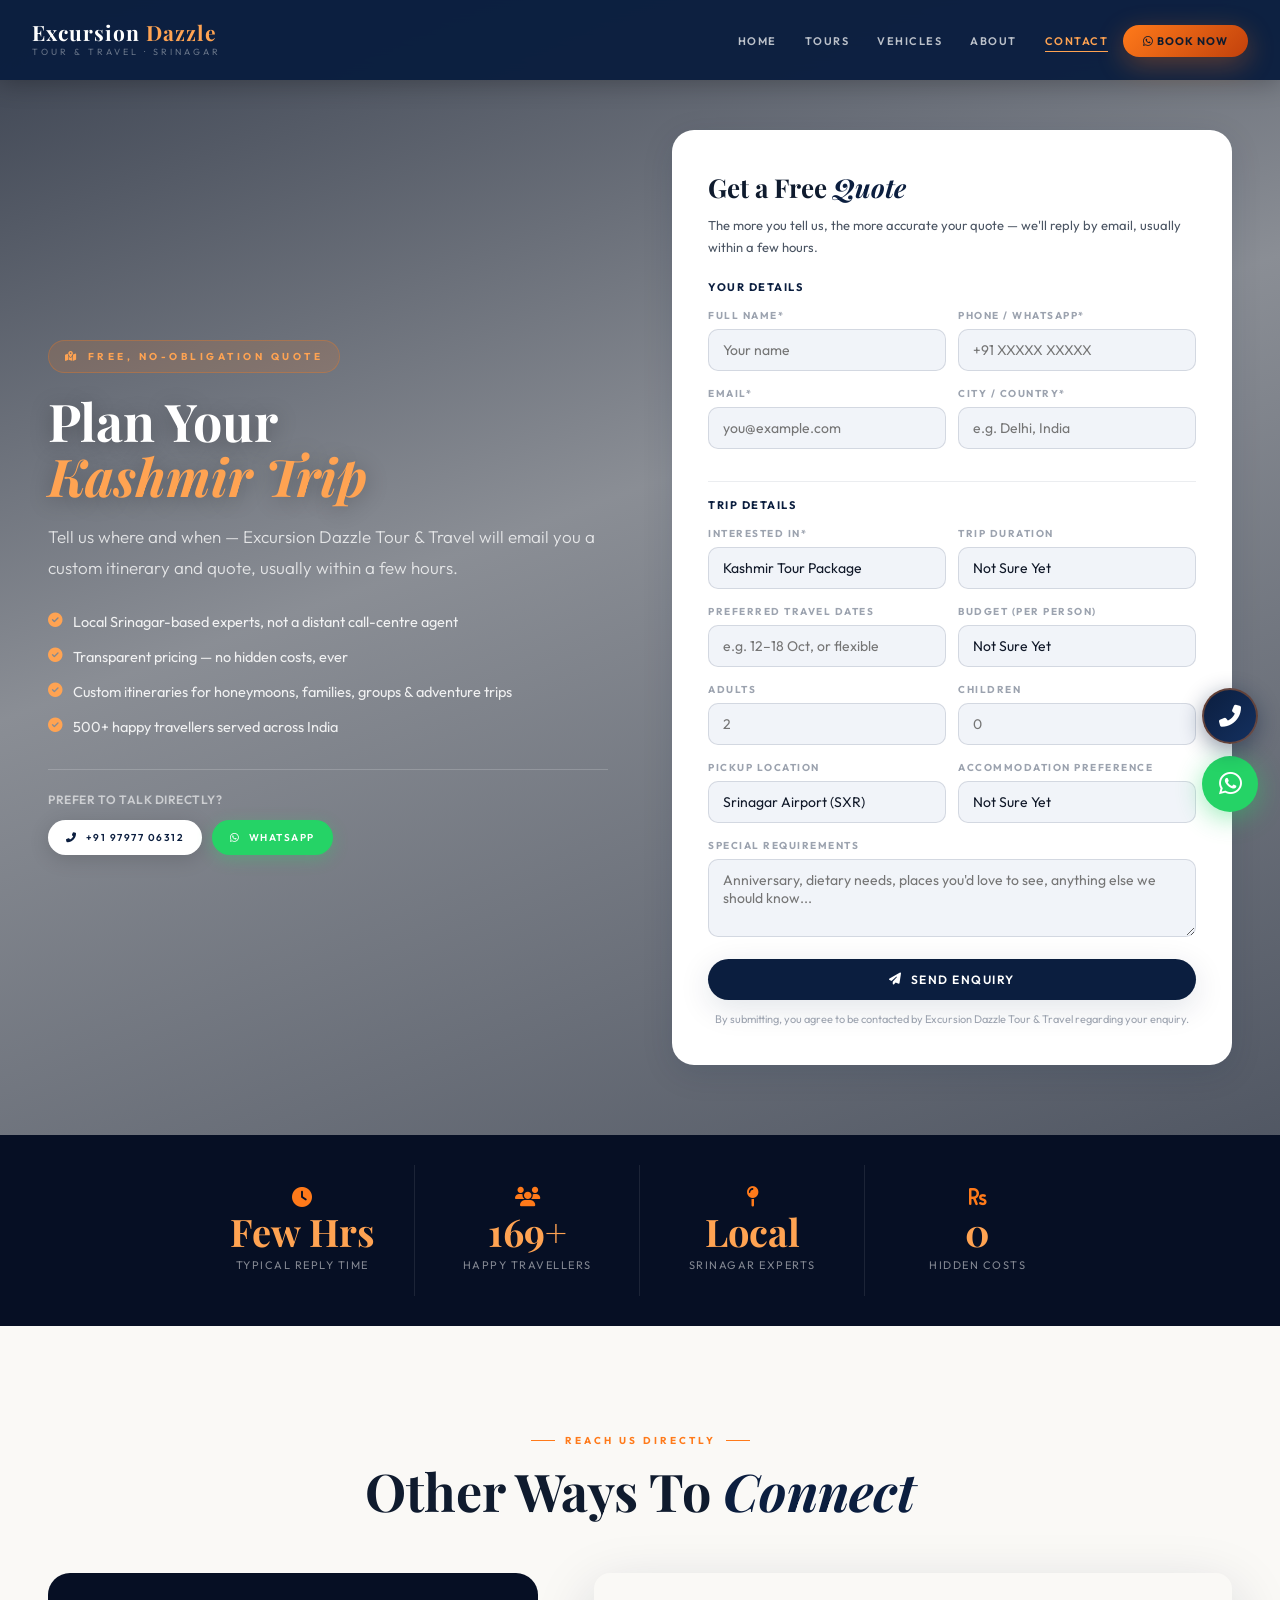
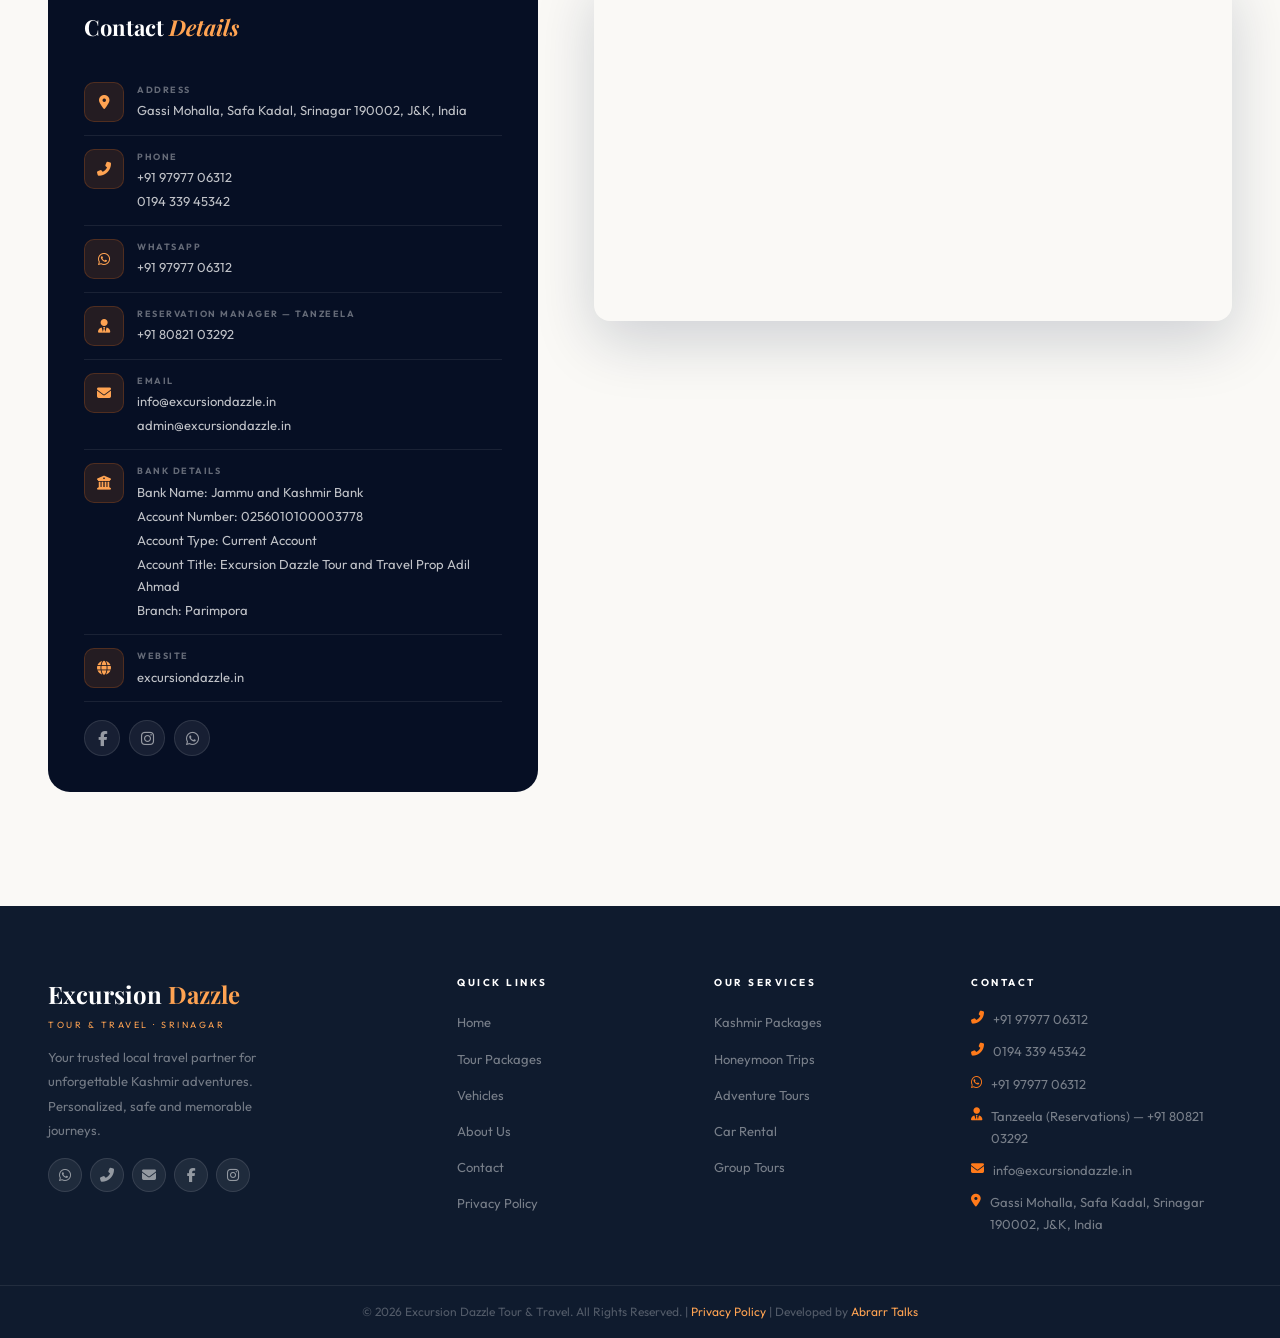
<file: contact.html>
<!DOCTYPE html>
<html lang="en">
<head>
<meta charset="UTF-8"/>
<meta name="viewport" content="width=device-width,initial-scale=1.0,viewport-fit=cover"/>
<title>Plan Your Kashmir Trip – Excursion Dazzle Tour &amp; Travel | Get a Free Quote</title>
<meta name="description" content="Tell us about your Kashmir trip and Excursion Dazzle Tour &amp; Travel will email you a custom quote. Gassi Mohalla, Safa Kadal, Srinagar. Call +91 97977 06312."/>
<meta name="robots" content="index, follow, max-image-preview:large, max-snippet:-1"/>
<link rel="canonical" href="https://excursiondazzle.in/contact.html"/>
<meta property="og:title" content="Plan Your Kashmir Trip – Excursion Dazzle Tour &amp; Travel"/>
<meta property="og:description" content="Tell us about your Kashmir trip and we'll email you a custom quote. Call +91 97977 06312."/>
<meta property="og:image" content="https://images.unsplash.com/photo-1591649462430-c88aeea56a4f?w=1200&q=80"/>
<meta property="og:url" content="https://excursiondazzle.in/contact.html"/>
<meta name="geo.region" content="IN-JK"/>
<meta name="geo.placename" content="Safa Kadal, Srinagar, Jammu and Kashmir, India"/>
<meta name="geo.position" content="34.0837;74.7973"/>
<link rel="icon" type="image/png" href="favicon.png"/>
<link rel="preconnect" href="https://fonts.googleapis.com"/>
<link href="https://fonts.googleapis.com/css2?family=Playfair+Display:ital,wght@0,400;0,600;0,700;0,800;1,400;1,600&family=Outfit:wght@300;400;500;600;700;800&display=swap" rel="stylesheet"/>
<link rel="stylesheet" href="https://cdnjs.cloudflare.com/ajax/libs/font-awesome/6.5.0/css/all.min.css"/>
<link rel="stylesheet" href="style.css"/>
<script type="application/ld+json">
{
  "@context": "https://schema.org",
  "@type": "BreadcrumbList",
  "itemListElement": [
    { "@type": "ListItem", "position": 1, "name": "Home", "item": "https://excursiondazzle.in/index.html" },
    { "@type": "ListItem", "position": 2, "name": "Contact", "item": "https://excursiondazzle.in/contact.html" }
  ]
}
</script>
</head>
<body><div id="pageLoader"><div class="loader-brand">Excursion<span> Dazzle</span></div><div class="loader-orbit"></div></div><nav id="nav" class="solid">
  <div class="nav-wrap">
    <a href="index.html" class="nav-brand">
      <div class="nav-brand-name">Excursion<span> Dazzle</span></div>
      <div class="nav-brand-sub">Tour &amp; Travel &middot; Srinagar</div>
    </a>
    <ul class="nav-links" id="navLinks">
      <li><a href="index.html">Home</a></li>
      <li><a href="tours.html">Tours</a></li>
      <li><a href="cars.html">Vehicles</a></li>
      <li><a href="about.html">About</a></li>
      <li><a href="contact.html" class="active">Contact</a></li>
      <li><a href="https://wa.me/919797706312?text=Hi%20Excursion%20Dazzle%20Tour%20%26%20Travel!%20I%20want%20to%20enquire%20about%20a%20Kashmir%20trip." target="_blank" rel="noopener noreferrer" class="nav-cta"><i class="fab fa-whatsapp"></i> Book Now</a></li>
    </ul>
    <button class="nav-hbg" id="navHbg" aria-label="Menu"><span></span><span></span><span></span></button>
  </div>
</nav>

<!-- LANDING HERO -->
<section class="hero" id="planTrip" style="height:auto;min-height:100vh">
  <div style="position:absolute;inset:0;background:url('https://images.unsplash.com/photo-1591649462430-c88aeea56a4f?w=1800&q=90') center 40%/cover"></div>
  <div class="hero-ov"></div>
  <div class="wrap" style="position:relative;z-index:2;padding-top:calc(var(--nav-h) + 50px);padding-bottom:70px">
    <div class="landing-grid">

      <!-- LEFT: PITCH -->
      <div class="landing-pitch rvl">
        <div class="hero-eyebrow" style="justify-content:flex-start"><i class="fas fa-map-marked-alt"></i> Free, No-Obligation Quote</div>
        <h1 class="hero-title" style="text-align:left;font-size:clamp(30px,4.5vw,52px)">Plan Your<em> Kashmir Trip</em></h1>
        <p class="hero-sub" style="text-align:left;margin:0 0 26px">Tell us where and when — Excursion Dazzle Tour &amp; Travel will email you a custom itinerary and quote, usually within a few hours.</p>
        <ul class="landing-points">
          <li><i class="fas fa-check-circle"></i> Local Srinagar-based experts, not a distant call-centre agent</li>
          <li><i class="fas fa-check-circle"></i> Transparent pricing &mdash; no hidden costs, ever</li>
          <li><i class="fas fa-check-circle"></i> Custom itineraries for honeymoons, families, groups &amp; adventure trips</li>
          <li><i class="fas fa-check-circle"></i> 500+ happy travellers served across India</li>
        </ul>
        <div class="landing-alt">
          <span>Prefer to talk directly?</span>
          <div style="display:flex;gap:10px;flex-wrap:wrap">
            <a href="tel:+919797706312" class="btn btn-white btn-sm"><i class="fas fa-phone-alt"></i> +91 97977 06312</a>
            <a href="https://wa.me/919797706312?text=Hi%20Excursion%20Dazzle%20Tour%20%26%20Travel!%20I%20want%20to%20enquire%20about%20a%20Kashmir%20trip." target="_blank" rel="noopener noreferrer" class="btn btn-wa btn-sm"><i class="fab fa-whatsapp"></i> WhatsApp</a>
          </div>
        </div>
      </div>

      <!-- RIGHT: FORM CARD -->
      <div class="rvr">
        <div class="contact-form landing-form-card" id="contactFormWrap">
          <h3>Get a Free <em>Quote</em></h3>
          <p class="form-sub">The more you tell us, the more accurate your quote &mdash; we'll reply by email, usually within a few hours.</p>
          <form id="contactForm">

            <div class="fg-sec-lbl">Your Details</div>
            <div class="fr">
              <div class="fg"><label for="cfName">Full Name*</label><input type="text" id="cfName" name="name" placeholder="Your name" required/></div>
              <div class="fg"><label for="cfPhone">Phone / WhatsApp*</label><input type="tel" id="cfPhone" name="phone" placeholder="+91 XXXXX XXXXX" required/></div>
            </div>
            <div class="fr">
              <div class="fg"><label for="cfEmail">Email*</label><input type="email" id="cfEmail" name="email" placeholder="you@example.com" required/></div>
              <div class="fg"><label for="cfCity">City / Country*</label><input type="text" id="cfCity" name="city" placeholder="e.g. Delhi, India" required/></div>
            </div>

            <div class="fg-sec-lbl">Trip Details</div>
            <div class="fr">
              <div class="fg"><label for="cfDest">Interested In*</label>
                <select id="cfDest" name="destination" required>
                  <option value="Kashmir Tour Package">Kashmir Tour Package</option>
                  <option value="Honeymoon Package">Honeymoon Package</option>
                  <option value="Family Tour">Family Tour</option>
                  <option value="Adventure Tour">Adventure Tour</option>
                  <option value="Group Tour">Group Tour</option>
                  <option value="Car / Vehicle Rental">Car / Vehicle Rental</option>
                  <option value="Custom / Not Sure Yet">Custom / Not Sure Yet</option>
                </select>
              </div>
              <div class="fg"><label for="cfDuration">Trip Duration</label>
                <select id="cfDuration" name="duration">
                  <option value="Not Sure">Not Sure Yet</option>
                  <option value="1-2 Nights">1&ndash;2 Nights</option>
                  <option value="3-4 Nights">3&ndash;4 Nights</option>
                  <option value="5-6 Nights">5&ndash;6 Nights</option>
                  <option value="7+ Nights">7+ Nights</option>
                </select>
              </div>
            </div>
            <div class="fr">
              <div class="fg"><label for="cfDates">Preferred Travel Dates</label><input type="text" id="cfDates" name="dates" placeholder="e.g. 12–18 Oct, or flexible"/></div>
              <div class="fg"><label for="cfBudget">Budget (per person)</label>
                <select id="cfBudget" name="budget">
                  <option value="Not Sure">Not Sure Yet</option>
                  <option value="Under ₹15,000">Under &#8377;15,000</option>
                  <option value="₹15,000 – ₹30,000">&#8377;15,000 &ndash; &#8377;30,000</option>
                  <option value="₹30,000 – ₹50,000">&#8377;30,000 &ndash; &#8377;50,000</option>
                  <option value="₹50,000+">&#8377;50,000+</option>
                </select>
              </div>
            </div>
            <div class="fr">
              <div class="fg"><label for="cfAdults">Adults</label><input type="number" id="cfAdults" name="adults" min="1" max="50" placeholder="2"/></div>
              <div class="fg"><label for="cfChildren">Children</label><input type="number" id="cfChildren" name="children" min="0" max="50" placeholder="0"/></div>
            </div>
            <div class="fr">
              <div class="fg"><label for="cfPickup">Pickup Location</label>
                <select id="cfPickup" name="pickup">
                  <option value="Srinagar Airport (SXR)">Srinagar Airport (SXR)</option>
                  <option value="Srinagar Railway Station">Srinagar Railway Station</option>
                  <option value="Jammu">Jammu</option>
                  <option value="Not Applicable / Other">Not Applicable / Other</option>
                </select>
              </div>
              <div class="fg"><label for="cfAccom">Accommodation Preference</label>
                <select id="cfAccom" name="accommodation">
                  <option value="Not Sure">Not Sure Yet</option>
                  <option value="Hotel">Hotel</option>
                  <option value="Houseboat">Houseboat</option>
                  <option value="Mix of Both">Mix of Both</option>
                </select>
              </div>
            </div>
            <div class="fg"><label for="cfMessage">Special Requirements</label><textarea id="cfMessage" name="message" rows="3" placeholder="Anniversary, dietary needs, places you'd love to see, anything else we should know..."></textarea></div>

            <button type="submit" id="cfSubmit" class="btn btn-royal" style="width:100%;justify-content:center"><i class="fas fa-paper-plane"></i> Send Enquiry</button>
            <p style="font-size:11px;color:var(--text3);text-align:center;margin-top:10px">By submitting, you agree to be contacted by Excursion Dazzle Tour &amp; Travel regarding your enquiry.</p>
          </form>
        </div>
        <div class="form-success" id="formSuccess">
          <i class="fas fa-check-circle"></i>
          <h3>Thank You!</h3>
          <p>Your enquiry has been sent to our team at <strong>info@excursiondazzle.in</strong>. We'll get back to you by email shortly &mdash; usually within a few hours.</p>
          <div style="display:flex;gap:10px;justify-content:center;flex-wrap:wrap">
            <a href="https://wa.me/919797706312?text=Hi%20Excursion%20Dazzle%20Tour%20%26%20Travel!%20I%20just%20submitted%20an%20enquiry%20on%20your%20website." target="_blank" rel="noopener noreferrer" class="btn btn-wa"><i class="fab fa-whatsapp"></i> Message Us Now</a>
            <a href="tel:+919797706312" class="btn btn-royal"><i class="fas fa-phone-alt"></i> Or Call Us</a>
          </div>
        </div>
      </div>

    </div>
  </div>
</section>

<!-- TRUST STRIP -->
<div class="trust-strip">
  <div class="wrap">
    <div class="trust-grid">
      <div class="trust-item rv"><i class="fas fa-clock trust-icon"></i><span class="trust-num">Few Hrs</span><span class="trust-lbl">Typical Reply Time</span></div>
      <div class="trust-item rv"><i class="fas fa-users trust-icon"></i><span class="trust-num count" data-to="500">0</span><span class="trust-lbl">Happy Travellers</span></div>
      <div class="trust-item rv"><i class="fas fa-map-pin trust-icon"></i><span class="trust-num">Local</span><span class="trust-lbl">Srinagar Experts</span></div>
      <div class="trust-item rv"><i class="fas fa-rupee-sign trust-icon"></i><span class="trust-num">0</span><span class="trust-lbl">Hidden Costs</span></div>
    </div>
  </div>
</div>

<!-- CONTACT DETAILS + MAP -->
<section class="sec">
  <div class="wrap">
    <div class="sh c rv">
      <div class="lbl">Reach Us Directly</div>
      <h2 class="ttl">Other Ways To <em>Connect</em></h2>
    </div>
    <div class="contact-grid">
      <div class="rvl">
        <div class="contact-info-card">
          <h3>Contact <em>Details</em></h3>
          <div class="ci">
            <div class="ci-ico"><i class="fas fa-map-marker-alt"></i></div>
            <div class="ci-body"><strong>Address</strong><span>Gassi Mohalla, Safa Kadal, Srinagar 190002, J&amp;K, India</span></div>
          </div>
          <div class="ci">
            <div class="ci-ico"><i class="fas fa-phone-alt"></i></div>
            <div class="ci-body"><strong>Phone</strong><a href="tel:+919797706312">+91 97977 06312</a><a href="tel:01943394-5342">0194 339 45342</a></div>
          </div>
          <div class="ci">
            <div class="ci-ico"><i class="fab fa-whatsapp"></i></div>
            <div class="ci-body"><strong>WhatsApp</strong><a href="https://wa.me/919797706312?text=Hi%20Excursion%20Dazzle%20Tour%20%26%20Travel!%20I%20want%20to%20enquire%20about%20a%20Kashmir%20trip." target="_blank" rel="noopener noreferrer">+91 97977 06312</a></div>
          </div>
          <div class="ci">
            <div class="ci-ico"><i class="fas fa-user-tie"></i></div>
            <div class="ci-body"><strong>Reservation Manager &mdash; Tanzeela</strong><a href="tel:+918082103292">+91 80821 03292</a></div>
          </div>
          <div class="ci">
            <div class="ci-ico"><i class="fas fa-envelope"></i></div>
            <div class="ci-body"><strong>Email</strong><a href="mailto:info@excursiondazzle.in">info@excursiondazzle.in</a><a href="mailto:admin@excursiondazzle.in">admin@excursiondazzle.in</a></div>
          </div>
          <div class="ci">
            <div class="ci-ico"><i class="fas fa-university"></i></div>
            <div class="ci-body"><strong>Bank Details</strong><span>Bank Name: Jammu and Kashmir Bank</span><span>Account Number: 0256010100003778</span><span>Account Type: Current Account</span><span>Account Title: Excursion Dazzle Tour and Travel Prop Adil Ahmad</span><span>Branch: Parimpora</span></div>
          </div>
          <div class="ci">
            <div class="ci-ico"><i class="fas fa-globe"></i></div>
            <div class="ci-body"><strong>Website</strong><a href="https://excursiondazzle.in" target="_blank" rel="noopener noreferrer">excursiondazzle.in</a></div>
          </div>
          <div class="social-btns">
            <a href="https://www.facebook.com/excursiondazzle" target="_blank" rel="noopener noreferrer" class="soc-btn"><i class="fab fa-facebook-f"></i></a>
            <a href="https://www.instagram.com/Excursion_dazzle" target="_blank" rel="noopener noreferrer" class="soc-btn"><i class="fab fa-instagram"></i></a>
            <a href="https://wa.me/919797706312?text=Hi%20Excursion%20Dazzle%20Tour%20%26%20Travel!%20I%20want%20to%20enquire%20about%20a%20Kashmir%20trip." target="_blank" rel="noopener noreferrer" class="soc-btn"><i class="fab fa-whatsapp"></i></a>
          </div>
        </div>
      </div>
      <div class="rvr">
        <div class="map-frame" style="height:100%;min-height:340px">
          <iframe src="https://www.google.com/maps?q=Safa+Kadal,+Srinagar,+Jammu+and+Kashmir+190002&output=embed" width="100%" height="100%" style="border:0;min-height:340px" loading="lazy" referrerpolicy="no-referrer-when-downgrade" title="Excursion Dazzle Tour & Travel location map"></iframe>
        </div>
      </div>
    </div>
  </div>
</section>

<footer>
  <div class="ft"><div class="wrap"><div class="ft-grid">
    <div>
      <div class="ft-brand-name">Excursion<span> Dazzle</span></div>
      <div class="ft-brand-tag">Tour &amp; Travel &middot; Srinagar</div>
      <p class="ft-about">Your trusted local travel partner for unforgettable Kashmir adventures. Personalized, safe and memorable journeys.</p>
      <div class="ft-soc">
        <a href="https://wa.me/919797706312?text=Hi%20Excursion%20Dazzle%20Tour%20%26%20Travel!%20I%20want%20to%20enquire%20about%20a%20Kashmir%20trip." target="_blank" rel="noopener noreferrer"><i class="fab fa-whatsapp"></i></a>
        <a href="tel:+919797706312"><i class="fas fa-phone-alt"></i></a>
        <a href="mailto:info@excursiondazzle.in"><i class="fas fa-envelope"></i></a>
        <a href="https://www.facebook.com/excursiondazzle" target="_blank" rel="noopener noreferrer"><i class="fab fa-facebook-f"></i></a>
        <a href="https://www.instagram.com/Excursion_dazzle" target="_blank" rel="noopener noreferrer"><i class="fab fa-instagram"></i></a>
      </div>
    </div>
    <div class="ft-col"><h4>Quick Links</h4><ul>
      <li><a href="index.html">Home</a></li>
      <li><a href="tours.html">Tour Packages</a></li>
      <li><a href="cars.html">Vehicles</a></li>
      <li><a href="about.html">About Us</a></li>
      <li><a href="contact.html">Contact</a></li>
      <li><a href="privacy.html">Privacy Policy</a></li>
    </ul></div>
    <div class="ft-col"><h4>Our Services</h4><ul>
      <li><a href="tours.html">Kashmir Packages</a></li>
      <li><a href="tours.html">Honeymoon Trips</a></li>
      <li><a href="tours.html">Adventure Tours</a></li>
      <li><a href="cars.html">Car Rental</a></li>
      <li><a href="tours.html">Group Tours</a></li>
    </ul></div>
    <div class="ft-col"><h4>Contact</h4>
      <div class="ft-ci"><i class="fas fa-phone-alt"></i><a href="tel:+919797706312">+91 97977 06312</a></div>
      <div class="ft-ci"><i class="fas fa-phone-alt"></i><a href="tel:01943394-5342">0194 339 45342</a></div>
      <div class="ft-ci"><i class="fab fa-whatsapp"></i><a href="https://wa.me/919797706312?text=Hi%20Excursion%20Dazzle%20Tour%20%26%20Travel!%20I%20want%20to%20enquire%20about%20a%20Kashmir%20trip.">+91 97977 06312</a></div>
      <div class="ft-ci"><i class="fas fa-user-tie"></i><span>Tanzeela (Reservations) &mdash; <a href="tel:+918082103292">+91 80821 03292</a></span></div>
      <div class="ft-ci"><i class="fas fa-envelope"></i><a href="mailto:info@excursiondazzle.in">info@excursiondazzle.in</a></div>
      <div class="ft-ci"><i class="fas fa-map-marker-alt"></i><span>Gassi Mohalla, Safa Kadal, Srinagar 190002, J&amp;K, India</span></div>
    </div>
  </div></div></div>
  <div class="fb"><div class="wrap">&copy; 2026 Excursion Dazzle Tour &amp; Travel. All Rights Reserved. | <a href="privacy.html">Privacy Policy</a> | Developed by <a href="https://abrartallks-portfolio.co.in/" target="_blank" rel="noopener noreferrer">Abrarr Talks</a></div></div>
</footer>
<a href="https://wa.me/919797706312?text=Hi%20Excursion%20Dazzle%20Tour%20%26%20Travel!%20I%20want%20to%20enquire%20about%20a%20Kashmir%20trip." target="_blank" rel="noopener noreferrer" class="wa-float" aria-label="WhatsApp"><i class="fab fa-whatsapp"></i><span class="wa-tip">Chat with us!</span></a>
<a href="tel:+919797706312" class="call-float" aria-label="Call"><i class="fas fa-phone-alt"></i><span class="call-tip">+91 97977 06312</span></a>
<button class="sct" id="sct"><i class="fas fa-chevron-up"></i></button>
<div class="toast" id="toast"></div>
<script src="script.js"></script>
</body>
</html>
</file>
<file: style.css>
/* ================================================================
   EXCURSION DAZZLE TOUR & TRAVEL — Premium Design System
   Deep Navy · Signature Orange · White · Subtle Red
   ================================================================ */
@import url('https://fonts.googleapis.com/css2?family=Playfair+Display:ital,wght@0,400;0,600;0,700;0,800;1,400;1,600&family=Outfit:wght@300;400;500;600;700;800&display=swap');

:root {
  /* Brand accent colors — Excursion Dazzle Tour & Travel */
  --primary:       #0B1E3F;   /* deep navy */
  --primary-hover: #14305F;   /* lighter navy on hover */
  --secondary:     #FF7A1A;   /* signature orange */
  --dark:          #060F24;   /* darkest navy (footer/hero base) */
  --dark-2:        #0A1830;
  --navbar:        #0B1E3F;
  --card:          #ffffff;
  --text-light:    #4b5563;
  --whatsapp:      #25D366;
  --accent-red:    #E23E3E;   /* subtle red — badges, urgency, price tags */

  /* Legacy color aliases (kept so existing component CSS below still resolves) */
  --royal:      var(--primary);
  --royal-dark: var(--dark);
  --royal-mid:  var(--primary-hover);
  --sky:        #3A5CA8;
  --gold:       var(--secondary);
  --gold-light: #FFA352;
  --gold-pale:  rgba(255,122,26,.12);
  --white:      #ffffff;
  --cream:      #FAF9F6;
  --charcoal:   #0F1B2E;
  --mist:       #F1F4F9;
  --text:       #101828;
  --text2:      #4b5563;
  --text3:      #9ca3af;
  --border:     rgba(11,30,63,.12);
  --border2:    rgba(255,122,26,.35);

  /* Shadows */
  --sh-sm:   0 2px 12px rgba(11,30,63,.08);
  --sh-md:   0 8px 32px rgba(11,30,63,.12);
  --sh-lg:   0 20px 60px rgba(11,30,63,.18);
  --sh-xl:   0 32px 80px rgba(11,30,63,.22);
  --sh-gold: 0 8px 28px rgba(255,122,26,.32);
  --sh-red:  0 8px 24px rgba(226,62,62,.32);

  /* Radii — sharper, more editorial than the old rounded style */
  --r-sm: 4px; --r-md: 10px; --r-lg: 16px; --r-xl: 22px; --r-2xl: 34px;

  /* Transitions */
  --ease: all .32s cubic-bezier(.4,0,.2,1);

  /* Nav */
  --nav-h: 80px;
}

/* ── RESET ─────────────────────────────────────────────── */
*,*::before,*::after { box-sizing: border-box; margin: 0; padding: 0; }
html { scroll-behavior: smooth; font-size: 16px; -webkit-text-size-adjust: 100%; }
body {
  font-family: 'Outfit', sans-serif;
  background: var(--cream);
  color: var(--text);
  overflow-x: hidden;
  line-height: 1.7;
  -webkit-font-smoothing: antialiased;
}
a { text-decoration: none; color: inherit; }
ul { list-style: none; }
img { display: block; max-width: 100%; height: auto; }
button { cursor: pointer; border: none; font-family: inherit; }
input, select, textarea { font-family: inherit; }

/* ── LOADER ─────────────────────────────────────────────── */
#pageLoader {
  position: fixed; inset: 0; z-index: 9999;
  background: var(--royal-dark);
  display: flex; flex-direction: column;
  align-items: center; justify-content: center;
  gap: 20px; transition: opacity .6s, visibility .6s;
}
#pageLoader.out { opacity: 0; visibility: hidden; pointer-events: none; }
.loader-brand {
  font-family: 'Playfair Display', serif;
  font-size: clamp(22px, 5vw, 38px);
  font-weight: 700; color: var(--white);
  letter-spacing: 1.5px;
  text-align: center;
}
.loader-brand span { color: var(--gold-light); }
.loader-orbit {
  width: 44px; height: 44px;
  border: 3px solid rgba(255,255,255,.1);
  border-top-color: var(--gold-light);
  border-radius: 50%;
  animation: spin 1s linear infinite;
}
@keyframes spin { to { transform: rotate(360deg); } }

/* ── TOP STRIP (govt-registration / trust bar) ─────────── */
.top-strip {
  position: fixed; top: 0; left: 0; right: 0; z-index: 901;
  background: var(--accent-red); color: var(--white);
  text-align: center; padding: 6px 14px;
  font-size: clamp(10px,1.6vw,11.5px); font-weight: 600; letter-spacing: .4px;
}
.top-strip i { margin-right: 6px; }
.top-strip + #nav { top: 30px; }
@media(max-width:480px){
  .top-strip { padding: 5px 10px; }
}

/* ── NAVBAR ─────────────────────────────────────────────── */
#nav {
  position: fixed; top: 0; left: 0; right: 0; z-index: 900;
  height: var(--nav-h);
  transition: background .35s, box-shadow .35s, height .3s;
}
#nav.solid {
  background: rgba(11,30,63,.97);
  backdrop-filter: blur(20px);
  box-shadow: 0 2px 24px rgba(0,0,0,.28);
}
#nav.sc { height: 62px; }
.nav-wrap {
  max-width: 1280px; margin: 0 auto;
  padding: 0 clamp(16px,3vw,32px);
  display: flex; align-items: center;
  justify-content: space-between; height: 100%;
}
.nav-brand {
  display: flex; flex-direction: column;
  z-index: 901; position: relative;
}
.nav-brand-name {
  font-family: 'Playfair Display', serif;
  font-size: clamp(15px,2.6vw,21px);
  font-weight: 700; color: var(--white);
  letter-spacing: 1px; line-height: 1.15;
}
.nav-brand-name span { color: var(--gold-light); }
.nav-brand-sub {
  font-size: 9px; color: rgba(255,255,255,.38);
  letter-spacing: 3px; text-transform: uppercase;
}
.nav-links {
  display: flex; align-items: center; gap: 2px;
}
.nav-links a {
  font-size: 11px; font-weight: 600; letter-spacing: 1.5px;
  text-transform: uppercase; color: rgba(255,255,255,.72);
  padding: 7px 13px; border-radius: var(--r-sm);
  transition: var(--ease); position: relative;
}
.nav-links a::after {
  content: ''; position: absolute; bottom: 3px; left: 13px; right: 13px;
  height: 1px; background: var(--gold-light);
  transform: scaleX(0); transition: transform .3s;
  transform-origin: center;
}
.nav-links a:hover { color: var(--white); }
.nav-links a:hover::after, .nav-links a.active::after { transform: scaleX(1); }
.nav-links a.active { color: var(--gold-light); }
.nav-cta {
  background: linear-gradient(135deg, var(--gold), #C2410C) !important;
  color: var(--charcoal) !important; font-weight: 700 !important;
  padding: 9px 20px !important; border-radius: 99px !important;
  box-shadow: var(--sh-gold) !important; letter-spacing: 1px !important;
}
.nav-cta:hover { transform: translateY(-1px); box-shadow: 0 10px 28px rgba(255,122,26,.5) !important; }
.nav-cta::after { display: none !important; }
.nav-hbg {
  display: none; flex-direction: column; gap: 5px;
  padding: 5px; z-index: 901; background: none; border: none; cursor: pointer;
}
.nav-hbg span {
  display: block; width: 22px; height: 2px;
  background: var(--white); border-radius: 2px;
  transition: var(--ease); pointer-events: none;
}
.nav-hbg.open span:nth-child(1) { transform: translateY(7px) rotate(45deg); }
.nav-hbg.open span:nth-child(2) { opacity: 0; }
.nav-hbg.open span:nth-child(3) { transform: translateY(-7px) rotate(-45deg); }

/* ── BUTTONS ─────────────────────────────────────────────── */
.btn {
  display: inline-flex; align-items: center; gap: 8px;
  font-family: 'Outfit', sans-serif; font-weight: 600;
  font-size: 12px; letter-spacing: 1.5px; text-transform: uppercase;
  padding: 13px 26px; border-radius: 99px;
  transition: var(--ease); cursor: pointer; border: none;
  white-space: nowrap; text-decoration: none;
}
.btn-gold { background: linear-gradient(135deg, var(--gold), #C2410C); color: var(--charcoal); box-shadow: var(--sh-gold); }
.btn-gold:hover { transform: translateY(-2px); box-shadow: 0 14px 36px rgba(255,122,26,.5); }
.btn-royal { background: var(--royal); color: var(--white); box-shadow: var(--sh-md); }
.btn-royal:hover { background: var(--royal-mid); transform: translateY(-2px); }
.btn-white { background: var(--white); color: var(--royal); box-shadow: 0 4px 20px rgba(0,0,0,.15); }
.btn-white:hover { transform: translateY(-2px); box-shadow: 0 8px 28px rgba(0,0,0,.2); }
.btn-outline { background: transparent; color: var(--white); border: 1.5px solid rgba(255,255,255,.4); }
.btn-outline:hover { background: rgba(255,255,255,.1); border-color: var(--gold-light); color: var(--gold-light); transform: translateY(-2px); }
.btn-wa { background: #25D366; color: var(--white); box-shadow: 0 4px 16px rgba(37,211,102,.32); }
.btn-wa:hover { background: #1eba57; transform: translateY(-2px); box-shadow: 0 8px 26px rgba(37,211,102,.45); }
.btn-sm { padding: 9px 18px; font-size: 10px; }

/* ── LAYOUT ──────────────────────────────────────────────── */
.wrap { max-width: 1240px; margin: 0 auto; padding: 0 clamp(14px,4vw,28px); }
.sec { padding: clamp(56px,10vw,96px) 0; }
.sec-sm { padding: clamp(36px,6vw,56px) 0; }

/* ── SECTION LABELS ──────────────────────────────────────── */
.lbl {
  display: inline-flex; align-items: center; gap: 10px;
  font-size: 10px; font-weight: 700; letter-spacing: 3px;
  text-transform: uppercase; color: var(--gold); margin-bottom: 12px;
}
.lbl::before, .lbl::after {
  content: ''; display: block; width: 24px; height: 1px;
  background: var(--gold); flex-shrink: 0;
}
.ttl {
  font-family: 'Playfair Display', serif;
  font-size: clamp(28px,5vw,52px);
  font-weight: 700; color: var(--charcoal);
  line-height: 1.15; margin-bottom: 14px;
}
.ttl em { font-style: italic; color: var(--royal); }
.ttl.lt { color: var(--white); }
.ttl.lt em { color: var(--gold-light); }
.sub-txt {
  font-size: clamp(14px,1.8vw,16px);
  color: var(--text2); max-width: 540px; line-height: 1.85;
}
.sub-txt.lt { color: rgba(255,255,255,.65); }
.sh { margin-bottom: clamp(32px,5vw,52px); }
.sh.c { text-align: center; }
.sh.c .lbl { justify-content: center; }
.sh.c .sub-txt { margin: 0 auto; }

/* ── REVEAL ──────────────────────────────────────────────── */
.rv  { opacity: 0; transform: translateY(26px); transition: opacity .65s cubic-bezier(.4,0,.2,1), transform .65s cubic-bezier(.4,0,.2,1); }
.rvl { opacity: 0; transform: translateX(-26px); transition: opacity .65s cubic-bezier(.4,0,.2,1), transform .65s cubic-bezier(.4,0,.2,1); }
.rvr { opacity: 0; transform: translateX(26px);  transition: opacity .65s cubic-bezier(.4,0,.2,1), transform .65s cubic-bezier(.4,0,.2,1); }
.rv.in,.rvl.in,.rvr.in { opacity: 1; transform: translate(0); }

/* ── GLASSMORPHISM CARD ──────────────────────────────────── */
.glass {
  background: rgba(255,255,255,.72);
  backdrop-filter: blur(12px);
  -webkit-backdrop-filter: blur(12px);
  border: 1px solid rgba(255,255,255,.7);
  border-radius: var(--r-xl);
  box-shadow: var(--sh-md);
}
.glass-dark {
  background: rgba(16,25,43,.72);
  backdrop-filter: blur(16px);
  -webkit-backdrop-filter: blur(16px);
  border: 1px solid rgba(255,255,255,.1);
  border-radius: var(--r-xl);
}

/* ── HERO ─────────────────────────────────────────────────── */
.hero {
  position: relative; height: 100vh; min-height: 620px;
  display: flex; align-items: center; justify-content: center;
  overflow: hidden;
}
.hero-bg {
  position: absolute; inset: 0;
  background: url('https://images.unsplash.com/photo-1626714638456-5f14c9427ad4?w=1800&q=90') center/cover no-repeat;
  filter: none !important;
}
.hero-ov {
  position: absolute; inset: 0;
  background: linear-gradient(160deg,
    rgba(16,25,43,.82) 0%,
    rgba(16,25,43,.48) 45%,
    rgba(16,25,43,.72) 100%);
}
.hero-bot {
  position: absolute; bottom: 0; left: 0; right: 0; height: 130px;
  background: linear-gradient(to top, var(--cream), transparent);
  pointer-events: none;
}
.hero-cnt {
  position: relative; z-index: 2; text-align: center;
  padding: 0 clamp(16px,5vw,40px); max-width: 900px; width: 100%;
}
.hero-eyebrow {
  display: inline-flex; align-items: center; gap: 8px;
  font-size: 10px; font-weight: 700; letter-spacing: 3.5px;
  text-transform: uppercase; color: var(--gold-light);
  background: rgba(255,122,26,.14);
  border: 1px solid rgba(255,122,26,.3);
  padding: 7px 16px; border-radius: 99px; margin-bottom: 20px;
}
.hero-title {
  font-family: 'Playfair Display', serif;
  font-size: clamp(38px,7.5vw,86px);
  font-weight: 700; color: var(--white);
  line-height: 1.06; margin-bottom: 18px;
  text-shadow: 0 3px 22px rgba(0,0,0,.28);
}
.hero-title em { font-style: italic; color: var(--gold-light); display: block; }
.hero-sub {
  font-size: clamp(14px,2.2vw,17px);
  color: rgba(255,255,255,.78);
  max-width: 560px; margin: 0 auto 32px;
  line-height: 1.85; font-weight: 300;
}
.hero-btns { display: flex; gap: 12px; flex-wrap: wrap; justify-content: center; }
.hero-scroll {
  position: absolute; bottom: 28px; left: 50%;
  transform: translateX(-50%); z-index: 2;
  display: flex; flex-direction: column;
  align-items: center; gap: 6px;
  color: rgba(255,255,255,.4); font-size: 9px;
  letter-spacing: 2px; text-transform: uppercase;
}
.hero-scroll-dot {
  width: 1.5px; height: 32px;
  background: linear-gradient(to bottom, transparent, rgba(255,255,255,.5));
}

/* ── TRUST STRIP ─────────────────────────────────────────── */
.trust-strip {
  background: var(--royal-dark);
  padding: clamp(20px,4vw,30px) 0;
}
.trust-grid {
  display: grid; grid-template-columns: repeat(4,1fr);
  gap: 0; max-width: 900px; margin: 0 auto;
}
.trust-item {
  text-align: center; padding: clamp(14px,3vw,22px) 14px;
  border-right: 1px solid rgba(255,255,255,.09);
  position: relative; transition: var(--ease);
}
.trust-item:last-child { border: none; }
.trust-item::after {
  content: ''; position: absolute; bottom: 0; left: 50%;
  transform: translateX(-50%); width: 0; height: 2px;
  background: var(--gold-light); transition: .4s;
}
.trust-item:hover::after { width: 60%; }
.trust-num {
  font-family: 'Playfair Display', serif;
  font-size: clamp(26px,4vw,38px);
  font-weight: 700; color: var(--gold-light);
  display: block; line-height: 1;
}
.trust-lbl {
  font-size: clamp(9px,1.6vw,11px);
  color: rgba(255,255,255,.5); letter-spacing: 1.5px;
  text-transform: uppercase; margin-top: 5px; display: block;
}
.trust-icon {
  font-size: clamp(16px,2.5vw,20px);
  color: var(--gold); margin-bottom: 6px; display: block;
}

/* ── ABOUT ───────────────────────────────────────────────── */
.about-grid {
  display: grid; grid-template-columns: 1fr 1fr;
  gap: clamp(32px,6vw,80px); align-items: center;
}
.about-imgs { position: relative; padding-bottom: 32px; }
.about-main {
  border-radius: var(--r-xl); overflow: hidden;
  height: clamp(280px,45vw,480px); box-shadow: var(--sh-xl);
}
.about-main img { width: 100%; height: 100%; object-fit: cover; filter: none !important; transition: transform .5s; }
.about-main:hover img { transform: scale(1.04); }
.about-sm {
  position: absolute; bottom: 0; right: clamp(-12px,-3vw,-28px);
  width: clamp(140px,18vw,210px); height: clamp(110px,14vw,160px);
  border-radius: var(--r-lg); overflow: hidden;
  border: 5px solid var(--cream); box-shadow: var(--sh-lg);
}
.about-sm img { width: 100%; height: 100%; object-fit: cover; }
.about-badge {
  position: absolute; top: -14px; left: -14px;
  width: clamp(72px,9vw,90px); height: clamp(72px,9vw,90px);
  border-radius: 50%;
  background: linear-gradient(135deg, var(--gold), #C2410C);
  display: flex; flex-direction: column; align-items: center;
  justify-content: center; box-shadow: var(--sh-gold); z-index: 2;
}
.about-badge-n {
  font-family: 'Playfair Display', serif;
  font-size: clamp(18px,3vw,24px);
  font-weight: 700; color: var(--white); line-height: 1;
}
.about-badge-t {
  font-size: 8px; color: rgba(255,255,255,.8); font-weight: 700;
  letter-spacing: 1px; text-transform: uppercase; text-align: center; line-height: 1.4;
}
.about-hl {
  display: flex; align-items: center; gap: 12px;
  font-size: clamp(13px,1.8vw,14px); color: var(--text2); margin-bottom: 12px;
}
.about-hl i {
  width: 32px; height: 32px; border-radius: 50%;
  background: rgba(255,122,26,.1); border: 1px solid var(--border2);
  display: flex; align-items: center; justify-content: center;
  color: var(--gold); font-size: 12px; flex-shrink: 0;
}

/* ── SERVICES ────────────────────────────────────────────── */
.services-bg {
  background: linear-gradient(180deg, var(--cream) 0%, #e8eef7 100%);
}
.svc-grid { display: grid; grid-template-columns: repeat(4,1fr); gap: 20px; }
.svc-card {
  background: var(--card); border-radius: var(--r-xl);
  padding: clamp(22px,3vw,30px) clamp(18px,2.5vw,24px);
  box-shadow: var(--sh-md); transition: var(--ease);
  position: relative; overflow: hidden; border: 1px solid transparent;
}
.svc-card::before {
  content: ''; position: absolute; inset: 0;
  background: linear-gradient(135deg, rgba(11,30,63,.04), rgba(255,122,26,.06));
  opacity: 0; transition: var(--ease);
}
.svc-card:hover {
  transform: translateY(-8px); box-shadow: var(--sh-xl);
  border-color: rgba(255,122,26,.25);
}
.svc-card:hover::before { opacity: 1; }
.svc-ico {
  width: 56px; height: 56px; border-radius: var(--r-md);
  background: linear-gradient(135deg, rgba(11,30,63,.1), rgba(255,122,26,.08));
  border: 1px solid var(--border2);
  display: flex; align-items: center; justify-content: center;
  margin-bottom: 18px; font-size: 22px; color: var(--royal);
  transition: var(--ease);
}
.svc-card:hover .svc-ico {
  background: linear-gradient(135deg, var(--royal), var(--royal-mid));
  color: var(--white); border-color: var(--royal);
}
.svc-card h3 {
  font-family: 'Playfair Display', serif;
  font-size: clamp(17px,2.2vw,20px); color: var(--charcoal); margin-bottom: 9px;
}
.svc-card p {
  font-size: 13px; color: var(--text2); line-height: 1.8; margin-bottom: 16px;
}
.svc-num {
  position: absolute; top: 14px; right: 18px;
  font-family: 'Playfair Display', serif; font-size: 48px;
  font-weight: 700; color: rgba(11,30,63,.05); line-height: 1;
}

/* ── WHY US ───────────────────────────────────────────────── */
.why-bg {
  background: linear-gradient(135deg, var(--royal-dark), var(--royal));
  position: relative; overflow: hidden;
}
.why-bg::before {
  content: ''; position: absolute; inset: 0;
  background: url('https://images.unsplash.com/photo-1506905925346-21bda4d32df4?w=1200&q=20') center/cover;
  opacity: .07; filter: none;
}
.why-grid { display: grid; grid-template-columns: repeat(3,1fr); gap: 22px; position: relative; }
.why-card {
  background: rgba(255,255,255,.06);
  border: 1px solid rgba(255,255,255,.1);
  border-radius: var(--r-xl); padding: clamp(24px,3.5vw,36px) clamp(18px,2.5vw,26px);
  text-align: center; transition: var(--ease);
  position: relative; overflow: hidden;
}
.why-card::after {
  content: ''; position: absolute; bottom: 0; left: 0; right: 0; height: 3px;
  background: linear-gradient(90deg, var(--gold), var(--gold-light));
  transform: scaleX(0); transition: transform .4s; transform-origin: center;
}
.why-card:hover { transform: translateY(-6px); border-color: rgba(255,122,26,.3); background: rgba(255,255,255,.1); }
.why-card:hover::after { transform: scaleX(1); }
.why-ico {
  width: 66px; height: 66px; border-radius: 50%;
  background: rgba(255,122,26,.14); border: 1px solid rgba(255,122,26,.3);
  display: flex; align-items: center; justify-content: center;
  margin: 0 auto 18px; font-size: 26px; color: var(--gold-light);
}
.why-card h3 {
  font-family: 'Playfair Display', serif;
  font-size: clamp(18px,2.5vw,22px); color: var(--white); margin-bottom: 10px;
}
.why-card p { font-size: 13px; color: rgba(255,255,255,.58); line-height: 1.85; }

/* ── GALLERY ─────────────────────────────────────────────── */
.gallery-bg { background: var(--charcoal); }
.gal-filter {
  display: flex; gap: 9px; flex-wrap: wrap;
  justify-content: center; margin-bottom: 32px;
}
.gal-btn {
  font-size: 11px; font-weight: 700; letter-spacing: 1px;
  text-transform: uppercase; padding: 7px 16px; border-radius: 99px;
  border: 1.5px solid rgba(255,255,255,.2); color: rgba(255,255,255,.6);
  background: transparent; cursor: pointer; transition: var(--ease);
  font-family: 'Outfit', sans-serif;
}
.gal-btn:hover, .gal-btn.on {
  background: var(--gold); color: var(--charcoal);
  border-color: var(--gold); box-shadow: var(--sh-gold);
}
.gal-grid {
  columns: 3; gap: 12px; column-fill: balance;
}
.gal-item {
  break-inside: avoid; margin-bottom: 12px;
  border-radius: var(--r-lg); overflow: hidden;
  position: relative; cursor: pointer; display: block;
}
.gal-item img {
  width: 100%; display: block; transition: transform .55s; filter: none !important;
}
.gal-item:hover img { transform: scale(1.07); }
.gal-ov {
  position: absolute; inset: 0;
  background: rgba(16,25,43,0);
  display: flex; flex-direction: column;
  align-items: center; justify-content: center; gap: 7px;
  transition: var(--ease); color: var(--white);
}
.gal-ov i { font-size: 22px; opacity: 0; transform: scale(.5); transition: var(--ease); }
.gal-cap {
  font-size: 11px; font-weight: 600; opacity: 0;
  transform: translateY(6px); transition: var(--ease);
  text-transform: uppercase; letter-spacing: 1px;
  background: rgba(255,122,26,.85); padding: 3px 10px; border-radius: 99px;
}
.gal-item:hover .gal-ov { background: rgba(16,25,43,.62); }
.gal-item:hover .gal-ov i { opacity: 1; transform: scale(1); }
.gal-item:hover .gal-cap { opacity: 1; transform: translateY(0); }

/* Lightbox */
.lb {
  position: fixed; inset: 0; z-index: 9000;
  background: rgba(0,0,0,.93);
  display: none; flex-direction: column;
  align-items: center; justify-content: center;
}
.lb.open { display: flex; }
.lb img { max-width: 90vw; max-height: 80vh; border-radius: var(--r-lg); object-fit: contain; }
.lb-x {
  position: absolute; top: 18px; right: 22px;
  width: 40px; height: 40px; border-radius: 50%;
  background: rgba(255,255,255,.1); color: var(--white);
  font-size: 16px; display: flex; align-items: center;
  justify-content: center; cursor: pointer; border: none; transition: var(--ease);
}
.lb-x:hover { background: rgba(255,255,255,.2); }
.lb-nav {
  position: absolute; top: 50%; transform: translateY(-50%);
  width: 44px; height: 44px; border-radius: 50%;
  background: rgba(255,255,255,.1); color: var(--white);
  font-size: 16px; display: flex; align-items: center;
  justify-content: center; cursor: pointer; border: none; transition: var(--ease);
}
.lb-nav:hover { background: rgba(255,255,255,.2); }
.lb-prev { left: 16px; } .lb-next { right: 16px; }
.lb-cap { color: rgba(255,255,255,.6); font-size: 13px; margin-top: 14px; text-align: center; }

/* ── TESTIMONIALS ────────────────────────────────────────── */
.testi-bg { background: linear-gradient(180deg, #e8eef7 0%, var(--cream) 100%); }
.testi-grid { display: grid; grid-template-columns: repeat(3,1fr); gap: 22px; }
.testi-card {
  background: var(--card); border-radius: var(--r-xl);
  padding: clamp(24px,3.5vw,36px) clamp(20px,3vw,28px);
  box-shadow: var(--sh-md); transition: var(--ease);
  position: relative; overflow: hidden;
}
.testi-card::before {
  content: '\201C'; font-family: 'Playfair Display', serif;
  font-size: 100px; color: rgba(11,30,63,.06);
  position: absolute; top: -8px; left: 16px; line-height: 1;
}
.testi-card:hover { transform: translateY(-5px); box-shadow: var(--sh-xl); }
.testi-stars { color: var(--gold); font-size: 14px; letter-spacing: 2px; margin-bottom: 13px; }
.testi-card p {
  font-size: clamp(13px,1.8vw,15px); color: var(--text2);
  line-height: 1.9; font-style: italic; margin-bottom: 18px; position: relative; z-index: 1;
}
.testi-auth { display: flex; align-items: center; gap: 12px; }
.testi-av {
  width: 46px; height: 46px; border-radius: 50%;
  background: linear-gradient(135deg, var(--royal), var(--royal-mid));
  display: flex; align-items: center; justify-content: center;
  font-weight: 700; font-size: 14px; color: var(--white); flex-shrink: 0;
}
.testi-auth strong { display: block; font-size: 14px; color: var(--charcoal); font-weight: 600; }
.testi-auth span { font-size: 11px; color: var(--text3); }

/* ── CONTACT ─────────────────────────────────────────────── */
.contact-grid { display: grid; grid-template-columns: 1fr 1.3fr; gap: clamp(28px,5vw,56px); align-items: start; }
.contact-info-card {
  background: var(--royal-dark); border-radius: var(--r-xl);
  padding: clamp(26px,4vw,36px); margin-bottom: 18px;
}
.contact-info-card h3 {
  font-family: 'Playfair Display', serif; font-size: 22px;
  color: var(--white); margin-bottom: 22px;
}
.contact-info-card h3 em { font-style: italic; color: var(--gold-light); }
.ci { display: flex; gap: 13px; padding: 13px 0; border-bottom: 1px solid rgba(255,255,255,.08); }
.ci:last-of-type { border: none; }
.ci-ico {
  width: 40px; height: 40px; border-radius: var(--r-md);
  background: rgba(255,122,26,.12); border: 1px solid rgba(255,122,26,.2);
  display: flex; align-items: center; justify-content: center;
  color: var(--gold-light); font-size: 14px; flex-shrink: 0;
}
.ci-body { display: flex; flex-direction: column; gap: 2px; }
.ci-body strong { font-size: 9px; letter-spacing: 1.5px; text-transform: uppercase; color: rgba(255,255,255,.38); }
.ci-body a, .ci-body span { font-size: 13px; color: rgba(255,255,255,.75); transition: var(--ease); }
.ci-body a:hover { color: var(--gold-light); }
.social-btns { display: flex; gap: 9px; margin-top: 18px; flex-wrap: wrap; }
.soc-btn {
  width: 36px; height: 36px; border-radius: 50%;
  background: rgba(255,255,255,.07); border: 1px solid rgba(255,255,255,.1);
  display: flex; align-items: center; justify-content: center;
  font-size: 15px; color: rgba(255,255,255,.55); transition: var(--ease);
  text-decoration: none;
}
.soc-btn:hover { background: var(--gold); color: var(--charcoal); border-color: var(--gold); transform: translateY(-2px); }
.map-frame { border-radius: var(--r-lg); overflow: hidden; box-shadow: var(--sh-lg); }

/* ── LANDING PAGE (contact.html) ───────────────────────────── */
.landing-grid {
  display: grid; grid-template-columns: 1fr 1fr; gap: clamp(30px,5vw,64px);
  align-items: center;
}
.landing-pitch { color: var(--white); }
.landing-points { list-style: none; margin: 22px 0 30px; display: flex; flex-direction: column; gap: 12px; }
.landing-points li {
  font-size: clamp(13px,1.6vw,14.5px); color: rgba(255,255,255,.88);
  display: flex; align-items: flex-start; gap: 10px; line-height: 1.6;
}
.landing-points li i { color: var(--gold-light); margin-top: 3px; flex-shrink: 0; }
.landing-alt {
  border-top: 1px solid rgba(255,255,255,.18); padding-top: 20px;
  display: flex; flex-direction: column; gap: 10px;
}
.landing-alt span { font-size: 12px; color: rgba(255,255,255,.6); font-weight: 600; letter-spacing: .5px; text-transform: uppercase; }
.landing-form-card { box-shadow: var(--sh-xl); }
@media(max-width:900px){
  .landing-grid { grid-template-columns: 1fr; gap: 34px; }
  .landing-pitch { text-align: center; }
  .landing-points { text-align: left; }
  .landing-alt { align-items: center; }
}
.contact-form {
  background: var(--card); border-radius: var(--r-xl);
  padding: clamp(24px,3.5vw,36px); box-shadow: var(--sh-md);
}
.contact-form h3 {
  font-family: 'Playfair Display', serif; font-size: clamp(20px,2.8vw,26px);
  color: var(--charcoal); margin-bottom: 4px;
}
.contact-form h3 em { font-style: italic; color: var(--royal); }
.form-sub { font-size: 13px; color: var(--text2); margin-bottom: 20px; }
.fg { margin-bottom: 14px; }
.fg-sec-lbl {
  font-size: 11px; font-weight: 700; letter-spacing: 1.5px; text-transform: uppercase;
  color: var(--royal); margin: 18px 0 10px; padding-top: 14px;
  border-top: 1px solid rgba(11,30,63,.08);
}
.fg-sec-lbl:first-child { margin-top: 0; padding-top: 0; border-top: none; }
.fg label {
  display: block; font-size: 10px; font-weight: 700; letter-spacing: 1.5px;
  text-transform: uppercase; color: var(--text3); margin-bottom: 5px;
}
.fg input, .fg select, .fg textarea {
  width: 100%; padding: 11px 14px;
  border: 1.5px solid rgba(11,30,63,.13);
  border-radius: var(--r-md); font-size: 14px;
  color: var(--text); background: var(--mist);
  transition: var(--ease); outline: none;
  -webkit-appearance: none; appearance: none;
  font-family: 'Outfit', sans-serif;
}
.fg input:focus, .fg select:focus, .fg textarea:focus {
  border-color: var(--royal); background: var(--card);
  box-shadow: 0 0 0 3px rgba(11,30,63,.1);
}
.fg textarea { resize: vertical; }
.fr { display: grid; grid-template-columns: 1fr 1fr; gap: 12px; }
.form-success {
  text-align: center; padding: 32px 16px; display: none;
}
.form-success i { font-size: 48px; color: #25D366; display: block; margin-bottom: 12px; }
.form-success h3 { font-family: 'Playfair Display', serif; font-size: 24px; color: var(--charcoal); margin-bottom: 8px; }
.form-success p { color: var(--text2); font-size: 14px; margin-bottom: 18px; }

/* ── CTA STRIP ───────────────────────────────────────────── */
.cta-strip {
  background: linear-gradient(135deg, var(--gold), #C2410C);
  padding: clamp(36px,6vw,52px) 0; position: relative; overflow: hidden;
}
.cta-strip::before {
  content: ''; position: absolute; inset: 0;
  background: url('https://images.unsplash.com/photo-1506905925346-21bda4d32df4?w=1200&q=20') center/cover;
  opacity: .1; filter: none;
}
.cta-inner {
  display: flex; align-items: center;
  justify-content: space-between; gap: 22px;
  flex-wrap: wrap; position: relative;
}
.cta-inner h2 {
  font-family: 'Playfair Display', serif;
  font-size: clamp(22px,3.5vw,38px); color: var(--royal-dark); font-weight: 700;
}
.cta-inner p { font-size: 14px; color: rgba(16,25,43,.65); margin-top: 5px; }
.cta-btns { display: flex; gap: 10px; flex-wrap: wrap; }

/* ── TOURS PAGE SPECIFIC ─────────────────────────────────── */
.tour-grid { display: grid; grid-template-columns: repeat(3,1fr); gap: 22px; }
.tour-card {
  background: var(--card); border-radius: var(--r-xl);
  overflow: hidden; box-shadow: var(--sh-md); transition: var(--ease);
}
.tour-card:hover { transform: translateY(-8px); box-shadow: var(--sh-xl); }
.tour-img { height: clamp(180px,24vw,240px); overflow: hidden; position: relative; }
.tour-img img { width: 100%; height: 100%; object-fit: cover; filter: none !important; transition: transform .6s; }
.tour-card:hover .tour-img img { transform: scale(1.08); }
.tour-badge {
  position: absolute; top: 12px; left: 12px;
  font-size: 10px; font-weight: 700; letter-spacing: 1px;
  text-transform: uppercase; padding: 4px 11px; border-radius: 99px;
}
.badge-gold { background: var(--gold); color: var(--charcoal); }
.badge-royal { background: var(--royal); color: var(--white); }
.badge-green { background: linear-gradient(135deg,var(--accent-red),#B92A2A); color: var(--white); }
.tour-body { padding: clamp(16px,2.5vw,22px); }
.tour-cat { font-size: 10px; font-weight: 700; letter-spacing: 2px; text-transform: uppercase; color: var(--gold); margin-bottom: 6px; }
.tour-body h3 {
  font-family: 'Playfair Display', serif;
  font-size: clamp(17px,2.2vw,21px); color: var(--charcoal); margin-bottom: 9px; line-height: 1.3;
}
.tour-meta { display: flex; gap: 12px; margin-bottom: 10px; flex-wrap: wrap; }
.tour-meta span { font-size: 12px; color: var(--text3); display: flex; align-items: center; gap: 4px; }
.tour-meta i { color: var(--gold); font-size: 10px; }
.tour-desc { font-size: 13px; color: var(--text2); line-height: 1.75; margin-bottom: 14px; display: -webkit-box; -webkit-line-clamp: 3; -webkit-box-orient: vertical; overflow: hidden; }
.tour-footer { padding-top: 13px; border-top: 1px solid var(--mist); }
.tour-acts { display: flex; gap: 7px; margin-top: 9px; }
.tour-acts .btn { flex: 1; justify-content: center; padding: 9px 12px; font-size: 10px; }

/* Tour detail modal */
.tmo { position: fixed; inset: 0; z-index: 8000; background: rgba(16,25,43,.9); backdrop-filter: blur(6px); display: none; align-items: center; justify-content: center; padding: 16px; overflow-y: auto; }
.tmo.open { display: flex; }
.tmb { background: var(--card); border-radius: var(--r-xl); max-width: 720px; width: 100%; max-height: 92vh; overflow-y: auto; position: relative; }
.tmi { height: clamp(200px,30vw,280px); overflow: hidden; border-radius: var(--r-xl) var(--r-xl) 0 0; }
.tmi img { width: 100%; height: 100%; object-fit: cover; }
.tm-close { position: absolute; top: 12px; right: 12px; width: 36px; height: 36px; border-radius: 50%; background: rgba(255,255,255,.9); color: var(--charcoal); font-size: 13px; display: flex; align-items: center; justify-content: center; cursor: pointer; z-index: 2; border: none; transition: var(--ease); }
.tm-close:hover { background: var(--charcoal); color: var(--white); }
.tm-body { padding: clamp(18px,3vw,28px); }
.tm-body h2 { font-family: 'Playfair Display', serif; font-size: clamp(22px,3.5vw,30px); color: var(--charcoal); margin-bottom: 10px; }
.tm-inc { display: flex; flex-wrap: wrap; gap: 6px; margin: 12px 0; }
.tm-inc span { font-size: 11px; background: var(--mist); color: var(--text2); padding: 4px 11px; border-radius: 99px; border: 1px solid var(--border); }
.tm-itin { margin: 14px 0; }
.itin-row { display: flex; gap: 10px; margin-bottom: 8px; }
.itin-n { width: 26px; height: 26px; border-radius: 50%; background: var(--royal); color: var(--white); font-size: 11px; font-weight: 700; display: flex; align-items: center; justify-content: center; flex-shrink: 0; }
.itin-row p { font-size: 13px; color: var(--text2); line-height: 1.7; padding-top: 3px; }
.tm-btns { display: flex; gap: 9px; flex-wrap: wrap; margin-top: 16px; }

/* ── CARS PAGE ───────────────────────────────────────────── */
.car-grid { display: grid; grid-template-columns: repeat(3,1fr); gap: 22px; }
.car-card {
  background: var(--card); border-radius: var(--r-xl);
  overflow: hidden; box-shadow: var(--sh-md); transition: var(--ease);
}
.car-card:hover { transform: translateY(-7px); box-shadow: var(--sh-xl); }
.car-img { height: clamp(160px,20vw,210px); overflow: hidden; position: relative; background: var(--mist); }
.car-img img { width: 100%; height: 100%; object-fit: cover; filter: none !important; transition: transform .5s; }
.car-card:hover .car-img img { transform: scale(1.06); }
.car-body { padding: clamp(16px,2.5vw,22px); }
.car-body h3 { font-family: 'Playfair Display', serif; font-size: clamp(17px,2vw,20px); color: var(--charcoal); margin-bottom: 5px; }
.car-sub { font-size: 11px; color: var(--gold); font-weight: 700; letter-spacing: 1px; text-transform: uppercase; margin-bottom: 12px; display: block; }
.car-specs { display: flex; flex-wrap: wrap; gap: 7px; margin-bottom: 14px; }
.car-spec { font-size: 11px; background: var(--mist); color: var(--text2); padding: 4px 10px; border-radius: 99px; display: flex; align-items: center; gap: 4px; }
.car-spec i { color: var(--royal); font-size: 10px; }
.car-feat { display: inline-flex; align-items: center; gap: 5px; background: linear-gradient(135deg, var(--gold), #C2410C); color: var(--charcoal); font-size: 10px; font-weight: 700; padding: 3px 10px; border-radius: 99px; margin-bottom: 10px; }

/* ── PAGE HERO (inner pages) ─────────────────────────────── */
.page-hero {
  position: relative; height: clamp(240px,38vw,360px);
  display: flex; align-items: center; justify-content: center;
  overflow: hidden; margin-top: var(--nav-h);
}
.page-hero-bg { position: absolute; inset: 0; width: 100%; height: 100%; object-fit: cover; filter: none !important; }
.page-hero-ov { position: absolute; inset: 0; background: linear-gradient(135deg, rgba(16,25,43,.88), rgba(16,25,43,.62)); }
.page-hero-cnt { position: relative; z-index: 2; text-align: center; padding: 0 clamp(16px,5vw,40px); }
.breadcrumb {
  display: flex; align-items: center; gap: 7px;
  justify-content: center; margin-bottom: 11px;
  font-size: clamp(10px,2vw,12px); color: rgba(255,255,255,.5); flex-wrap: wrap;
}
.breadcrumb a { color: rgba(255,255,255,.62); transition: var(--ease); }
.breadcrumb a:hover { color: var(--gold-light); }
.breadcrumb i { font-size: 8px; }
.page-hero-cnt h1 {
  font-family: 'Playfair Display', serif;
  font-size: clamp(28px,6vw,60px); font-weight: 700;
  color: var(--white); line-height: 1.1; margin-bottom: 10px;
}
.page-hero-cnt h1 em { font-style: italic; color: var(--gold-light); }
.page-hero-cnt p { font-size: clamp(12px,2vw,14px); color: rgba(255,255,255,.7); max-width: 460px; margin: 0 auto; }

/* ── FLOATING BUTTONS ────────────────────────────────────── */
.wa-float {
  position: fixed; bottom: 88px; right: 22px; z-index: 990;
  width: 56px; height: 56px; border-radius: 50%;
  background: #25D366; color: var(--white);
  display: flex; align-items: center; justify-content: center;
  font-size: 26px; box-shadow: 0 6px 26px rgba(37,211,102,.46);
  text-decoration: none; transition: var(--ease);
  animation: wa-pulse 3s ease-in-out infinite;
}
.wa-float:hover { transform: scale(1.1); }
.wa-tip {
  position: absolute; right: 66px; top: 50%; transform: translateY(-50%);
  background: var(--charcoal); color: var(--white);
  font-size: 11px; font-weight: 600; padding: 6px 12px; border-radius: 99px;
  white-space: nowrap; opacity: 0; pointer-events: none; transition: var(--ease);
  border: 1px solid rgba(255,255,255,.1);
}
.wa-float:hover .wa-tip { opacity: 1; }
@keyframes wa-pulse {
  0%,100%{ box-shadow: 0 6px 26px rgba(37,211,102,.46), 0 0 0 0 rgba(37,211,102,.4); }
  50%{ box-shadow: 0 6px 26px rgba(37,211,102,.46), 0 0 0 14px rgba(37,211,102,0); }
}
.call-float {
  position: fixed; bottom: 156px; right: 22px; z-index: 990;
  width: 56px; height: 56px; border-radius: 50%;
  background: linear-gradient(135deg, var(--royal), var(--royal-mid));
  color: var(--white);
  display: flex; align-items: center; justify-content: center;
  font-size: 22px; box-shadow: 0 6px 22px rgba(11,30,63,.46);
  text-decoration: none; transition: var(--ease);
  border: 2px solid rgba(255,122,26,.35);
}
.call-float:hover { transform: scale(1.1); background: var(--gold); color: var(--charcoal); border-color: var(--gold); }
.call-tip {
  position: absolute; right: 66px; top: 50%; transform: translateY(-50%);
  background: var(--royal-dark); color: var(--white);
  font-size: 11px; font-weight: 600; padding: 6px 12px; border-radius: 99px;
  white-space: nowrap; opacity: 0; pointer-events: none; transition: var(--ease);
  border: 1px solid rgba(255,255,255,.1);
}
.call-float:hover .call-tip { opacity: 1; }
.sct {
  position: fixed; bottom: 22px; left: 22px; z-index: 990;
  width: 44px; height: 44px; border-radius: 50%;
  background: var(--royal-dark); color: var(--white);
  display: flex; align-items: center; justify-content: center;
  font-size: 14px; box-shadow: var(--sh-md);
  transition: var(--ease); opacity: 0; pointer-events: none; cursor: pointer; border: none;
}
.sct.show { opacity: 1; pointer-events: auto; }
.sct:hover { background: var(--gold); transform: translateY(-2px); }

/* ── STICKY BOOK BAR ─────────────────────────────────────── */
.sbb {
  position: fixed; bottom: 0; left: 0; right: 0; z-index: 800;
  background: rgba(11,30,63,.97); backdrop-filter: blur(16px);
  border-top: 1px solid rgba(255,122,26,.2);
  padding: 10px clamp(14px,4vw,26px);
  display: flex; align-items: center; justify-content: space-between; gap: 12px;
  transform: translateY(100%); transition: transform .4s ease;
  box-shadow: 0 -4px 24px rgba(0,0,0,.28);
}
.sbb.show { transform: translateY(0); }
.sbb-txt strong {
  display: block; font-family: 'Playfair Display', serif;
  font-size: clamp(14px,2.5vw,16px); color: var(--gold-light);
}
.sbb-txt span { font-size: clamp(10px,1.8vw,11px); color: rgba(255,255,255,.5); }
.sbb-btns { display: flex; gap: 9px; flex-shrink: 0; }

/* ── TOAST ───────────────────────────────────────────────── */
.toast {
  position: fixed; bottom: 88px; left: 50%;
  transform: translateX(-50%) translateY(10px);
  background: var(--royal-dark); color: var(--white);
  padding: 11px 24px; border-radius: 99px;
  font-size: 13px; font-weight: 500; z-index: 9990;
  opacity: 0; pointer-events: none; transition: all .35s;
  border: 1px solid rgba(255,122,26,.3);
  box-shadow: var(--sh-lg); white-space: nowrap; max-width: calc(100vw - 32px); text-align: center;
}
.toast.show { opacity: 1; transform: translateX(-50%) translateY(0); }
.toast.ok { background: #14532d; border-color: rgba(37,211,102,.35); }
.toast.err { background: #7f1d1d; border-color: rgba(239,68,68,.35); }

/* ── FOOTER ──────────────────────────────────────────────── */
footer { background: var(--charcoal); color: rgba(255,255,255,.6); }
.ft { padding: clamp(44px,8vw,68px) 0 clamp(28px,5vw,40px); border-bottom: 1px solid rgba(255,255,255,.08); }
.ft-grid { display: grid; grid-template-columns: 1.7fr 1fr 1fr 1.2fr; gap: 40px; }
.ft-brand-name {
  font-family: 'Playfair Display', serif;
  font-size: clamp(20px,3.5vw,24px);
  font-weight: 700; color: var(--white);
}
.ft-brand-name span { color: var(--gold-light); }
.ft-brand-tag { font-size: 9px; color: var(--gold-light); letter-spacing: 2.5px; text-transform: uppercase; margin-top: 2px; }
.ft-about { font-size: 13px; line-height: 1.85; margin: 13px 0 16px; color: rgba(255,255,255,.42); max-width: 240px; }
.ft-mmt {
  display: inline-flex; align-items: center; gap: 7px;
  background: rgba(255,122,26,.1); border: 1px solid var(--border2);
  color: var(--gold-light); font-size: 11px; font-weight: 600;
  padding: 6px 14px; border-radius: 99px; transition: var(--ease);
}
.ft-mmt:hover { background: rgba(255,122,26,.2); }
.ft-soc { display: flex; gap: 8px; margin-top: 16px; flex-wrap: wrap; }
.ft-soc a {
  width: 34px; height: 34px; border-radius: 50%;
  background: rgba(255,255,255,.07); border: 1px solid rgba(255,255,255,.1);
  display: flex; align-items: center; justify-content: center;
  font-size: 14px; color: rgba(255,255,255,.52); transition: var(--ease);
}
.ft-soc a:hover { background: var(--gold); color: var(--charcoal); border-color: var(--gold); transform: translateY(-2px); }
.ft-col h4 { font-size: 10px; font-weight: 700; letter-spacing: 2.5px; text-transform: uppercase; color: var(--white); margin-bottom: 17px; }
.ft-col ul { display: flex; flex-direction: column; gap: 9px; }
.ft-col ul li a { font-size: 13px; color: rgba(255,255,255,.44); transition: var(--ease); }
.ft-col ul li a:hover { color: var(--gold-light); padding-left: 4px; }
.ft-ci { display: flex; align-items: flex-start; gap: 9px; font-size: 13px; color: rgba(255,255,255,.44); margin-bottom: 10px; }
.ft-ci i { color: var(--gold); margin-top: 3px; flex-shrink: 0; }
.ft-ci a { color: rgba(255,255,255,.44); transition: var(--ease); word-break: break-word; }
.ft-ci a:hover { color: var(--gold-light); }
.fb { padding: 16px 0; text-align: center; font-size: clamp(11px,2vw,12px); color: rgba(255,255,255,.28); }
.fb a { color: var(--gold-light); }

/* ── PRIVACY PAGE ────────────────────────────────────────── */
.privacy-body {
  max-width: 800px; margin: 0 auto;
  background: var(--card); border-radius: var(--r-xl);
  padding: clamp(28px,4vw,52px); box-shadow: var(--sh-md);
}
.privacy-body h2 { font-family: 'Playfair Display', serif; font-size: clamp(22px,3vw,28px); color: var(--charcoal); margin: 28px 0 10px; }
.privacy-body h2:first-child { margin-top: 0; }
.privacy-body p { font-size: 14px; color: var(--text2); line-height: 1.9; margin-bottom: 14px; }
.privacy-body ul { margin: 10px 0 14px 20px; }
.privacy-body ul li { font-size: 14px; color: var(--text2); line-height: 1.9; margin-bottom: 5px; list-style: disc; }

/* ══════════════════════════════════════════════════════════
   RESPONSIVE
══════════════════════════════════════════════════════════ */
@media(max-width:1200px){
  .svc-grid { grid-template-columns: repeat(2,1fr); }
  .tour-grid { grid-template-columns: repeat(2,1fr); }
  .car-grid { grid-template-columns: repeat(2,1fr); }
}
@media(max-width:1024px){
  .trust-grid { grid-template-columns: repeat(2,1fr); }
  .trust-item { border-bottom: 1px solid rgba(255,255,255,.08); }
  .trust-item:nth-child(2) { border-right: none; }
  .trust-item:nth-child(3) { border-bottom: none; }
  .trust-item:nth-child(4) { border-bottom: none; }
  .ft-grid { grid-template-columns: 1fr 1fr; gap: 28px; }
  .why-grid { grid-template-columns: 1fr 1fr; }
  .testi-grid { grid-template-columns: 1fr 1fr; }
  .gal-grid { columns: 2; }
}
@media(max-width:900px){
  .about-grid { grid-template-columns: 1fr; gap: 36px; }
  .about-sm { display: none; }
  .contact-grid { grid-template-columns: 1fr; }
}
@media(max-width:768px){
  :root { --nav-h: 64px; }
  .nav-hbg { display: flex !important; }
  .nav-links {
    position: fixed !important; top: 0 !important; left: 0 !important;
    width: 100% !important; height: 100vh !important;
    background: rgba(11,30,63,.98) !important;
    backdrop-filter: blur(24px) !important;
    flex-direction: column !important; align-items: center !important;
    justify-content: center !important; gap: 0 !important;
    z-index: 900 !important; opacity: 0 !important;
    pointer-events: none !important; transition: opacity .28s ease !important;
    padding: 80px 0 40px !important; overflow-y: auto !important;
  }
  .nav-links.open { opacity: 1 !important; pointer-events: auto !important; }
  .nav-links a {
    font-size: 15px !important; padding: 16px 24px !important;
    display: block !important; border-radius: 0 !important; width: 100% !important;
    text-align: center !important; border-bottom: 1px solid rgba(255,255,255,.07) !important;
  }
  .nav-links a::after { display: none !important; }
  .nav-cta {
    margin: 16px auto 0 !important; width: calc(100% - 40px) !important;
    display: block !important; text-align: center !important; border-radius: 99px !important;
    padding: 13px 20px !important; font-size: 13px !important;
  }
  #nav { background: rgba(11,30,63,.97) !important; }
  .nav-brand, .nav-hbg { z-index: 901 !important; }

  .hero { height: 74vh; min-height: 460px; }
  .hero-bg { background-position: center 35%; }
  .hero-btns { flex-direction: column; align-items: center; }
  .hero-btns .btn { width: min(280px,88vw); justify-content: center; }
  .hero-eyebrow { display: none; }
  .hero-scroll { display: none; }
  .hero-bot { height: 80px; }

  .svc-grid { grid-template-columns: 1fr; }
  .why-grid { grid-template-columns: 1fr; }
  .testi-grid { grid-template-columns: 1fr; }
  .tour-grid { grid-template-columns: 1fr; }
  .car-grid { grid-template-columns: 1fr; }
  .gal-grid { columns: 2; }
  .fr { grid-template-columns: 1fr; }
  .cta-inner { flex-direction: column; text-align: center; }
  .cta-btns { justify-content: center; }
  .sbb { flex-direction: column; text-align: center; padding: 12px 16px; gap: 8px; }
  .sbb-btns { justify-content: center; }
  .wa-float { width: 50px; height: 50px; font-size: 23px; bottom: 18px; right: 18px; }
  .wa-tip { display: none; }
  .call-float { width: 50px; height: 50px; font-size: 19px; bottom: 80px; right: 18px; }
  .call-tip { display: none; }
  .sct { left: 14px; bottom: 14px; }
}
/* ── FAQ (AEO/GEO) ─────────────────────────────────────── */
.faq-list { max-width: 820px; margin: 0 auto; display: flex; flex-direction: column; gap: 12px; }
.faq-item {
  background: var(--card); border-radius: var(--r-lg);
  box-shadow: var(--sh-sm); border: 1px solid var(--border);
  overflow: hidden;
}
.faq-item summary {
  cursor: pointer; list-style: none; padding: 18px 22px;
  font-family: 'Playfair Display', serif; font-weight: 700;
  font-size: clamp(16px,2vw,19px); color: var(--charcoal);
  display: flex; align-items: center; justify-content: space-between; gap: 14px;
}
.faq-item summary::-webkit-details-marker { display: none; }
.faq-item summary::after {
  content: '\f078'; font-family: 'Font Awesome 6 Free'; font-weight: 900;
  font-size: 13px; color: var(--royal); transition: transform .3s; flex-shrink: 0;
}
.faq-item[open] summary::after { transform: rotate(180deg); }
.faq-item .faq-a { padding: 0 22px 20px; color: var(--text2); font-size: 14px; line-height: 1.8; }

@media(max-width:580px){
  .trust-grid { grid-template-columns: 1fr 1fr; }
  .gal-grid { columns: 1; }
  .testi-grid { grid-template-columns: 1fr; }
  .ft-grid { grid-template-columns: 1fr; }
}
@media(max-width:480px){
  .hero { height: 70vh; min-height: 420px; }
  .hero-bg { background-position: center 30%; }
  .tm-btns { flex-direction: column; }
  .tm-btns .btn { width: 100%; justify-content: center; }
}
</file>
